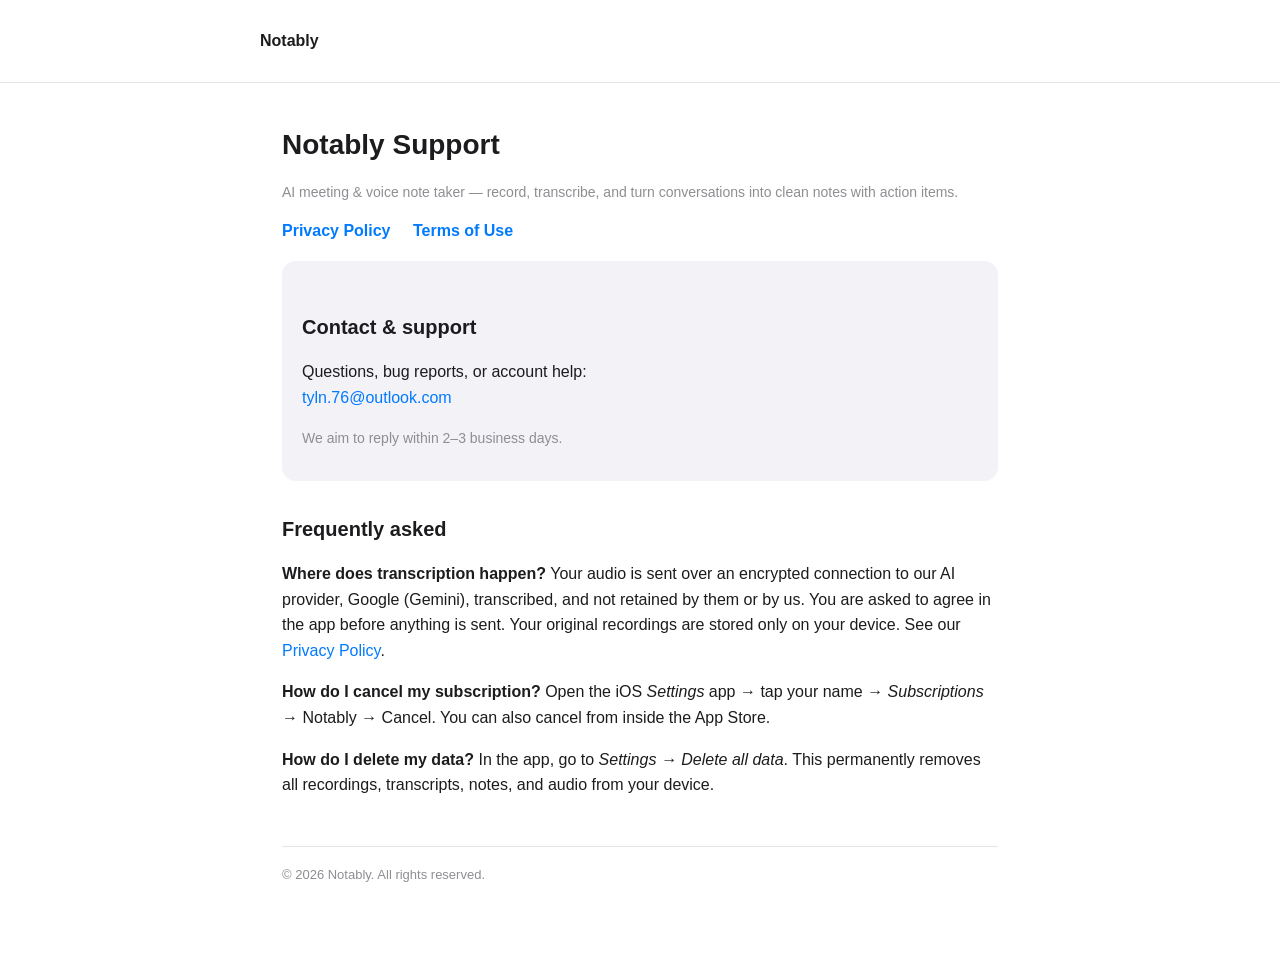
<file: index.html>
<!doctype html>
<html lang="en">
<head>
<meta charset="utf-8" />
<meta name="viewport" content="width=device-width, initial-scale=1" />
<title>Notably — Support</title>
<link rel="stylesheet" href="style.css" />
</head>
<body>
<header class="site"><div class="wrap"><strong>Notably</strong></div></header>
<div class="wrap">
  <h1>Notably Support</h1>
  <p class="muted">AI meeting &amp; voice note taker — record, transcribe, and turn conversations into clean notes with action items.</p>

  <div class="nav">
    <a href="privacy.html">Privacy Policy</a>
    <a href="terms.html">Terms of Use</a>
  </div>

  <div class="card">
    <h2>Contact &amp; support</h2>
    <p>Questions, bug reports, or account help:<br />
    <a href="mailto:tyln.76@outlook.com">tyln.76@outlook.com</a></p>
    <p class="muted">We aim to reply within 2–3 business days.</p>
  </div>

  <h2>Frequently asked</h2>
  <p><strong>Where does transcription happen?</strong> Your audio is sent over an encrypted connection to our AI provider, Google (Gemini), transcribed, and not retained by them or by us. You are asked to agree in the app before anything is sent. Your original recordings are stored only on your device. See our <a href="privacy.html">Privacy Policy</a>.</p>
  <p><strong>How do I cancel my subscription?</strong> Open the iOS <em>Settings</em> app → tap your name → <em>Subscriptions</em> → Notably → Cancel. You can also cancel from inside the App Store.</p>
  <p><strong>How do I delete my data?</strong> In the app, go to <em>Settings → Delete all data</em>. This permanently removes all recordings, transcripts, notes, and audio from your device.</p>

  <footer>© 2026 Notably. All rights reserved.</footer>
</div>
</body>
</html>
</file>
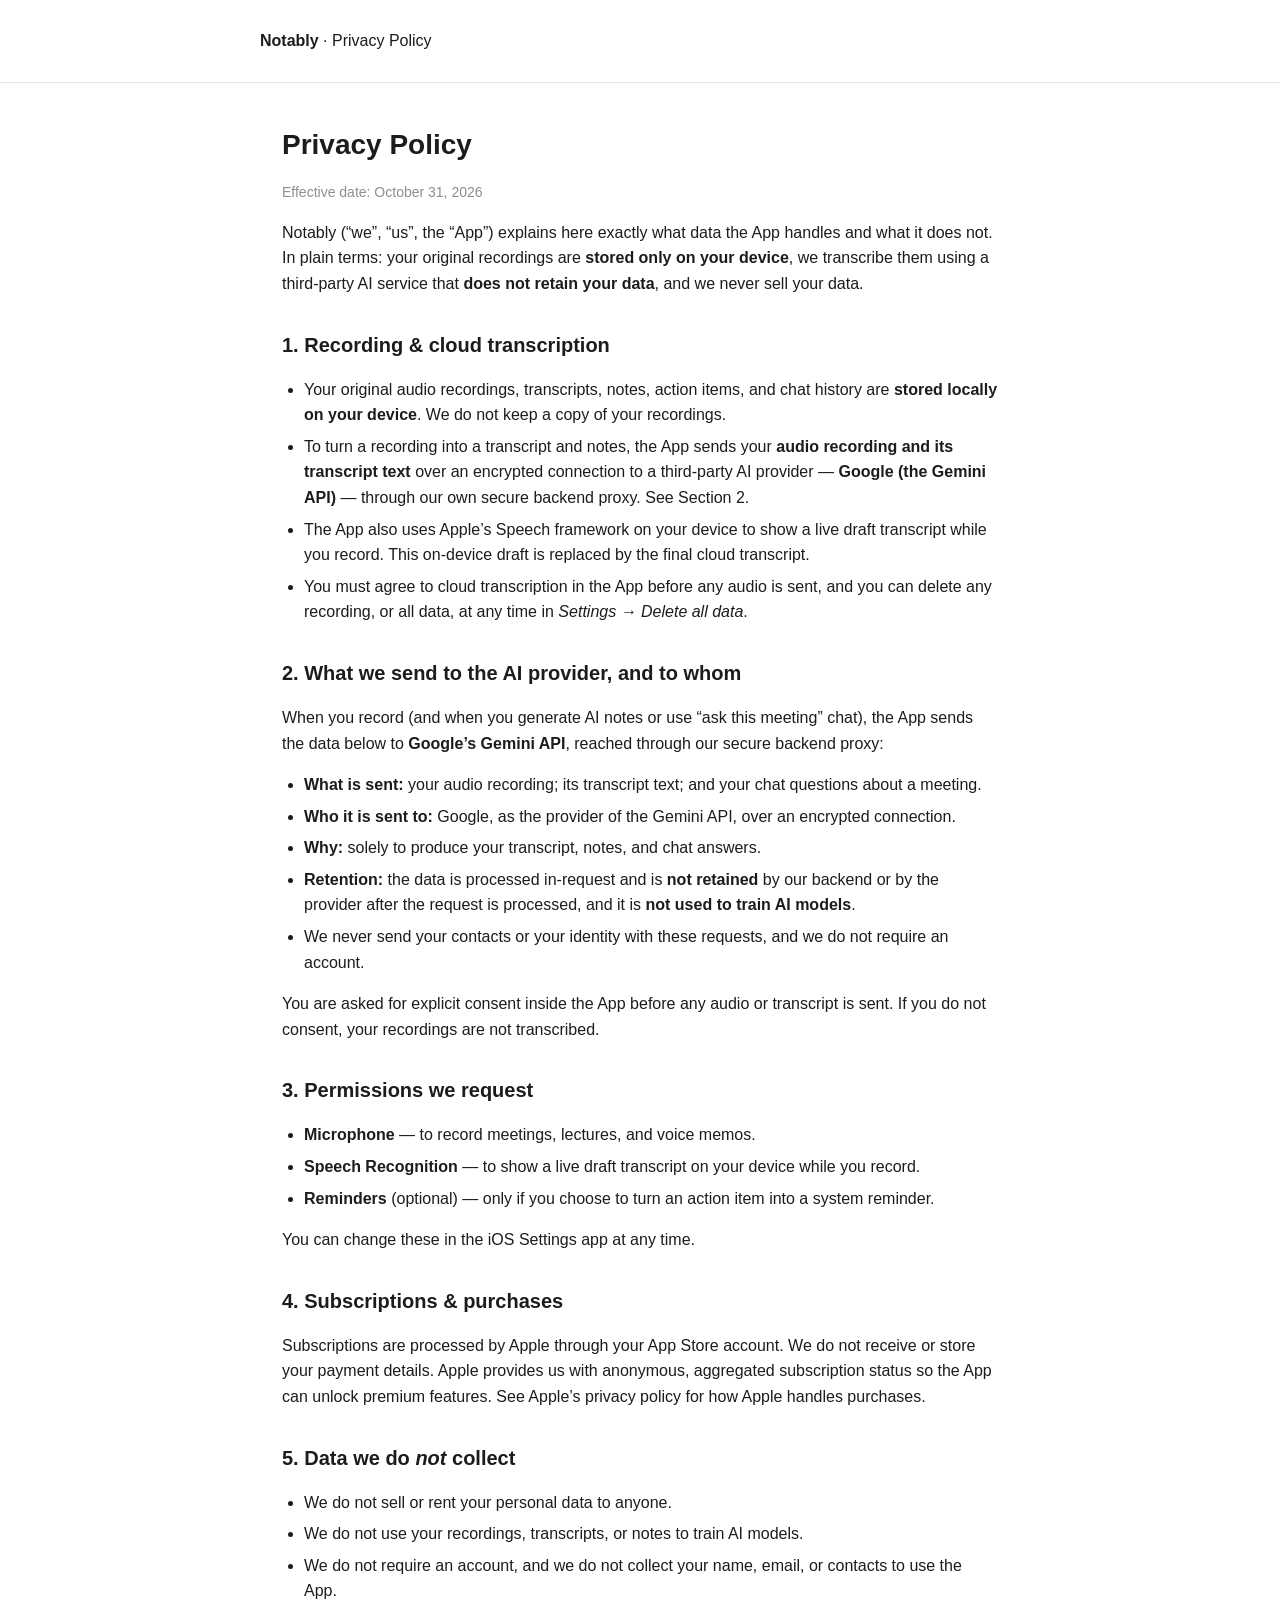
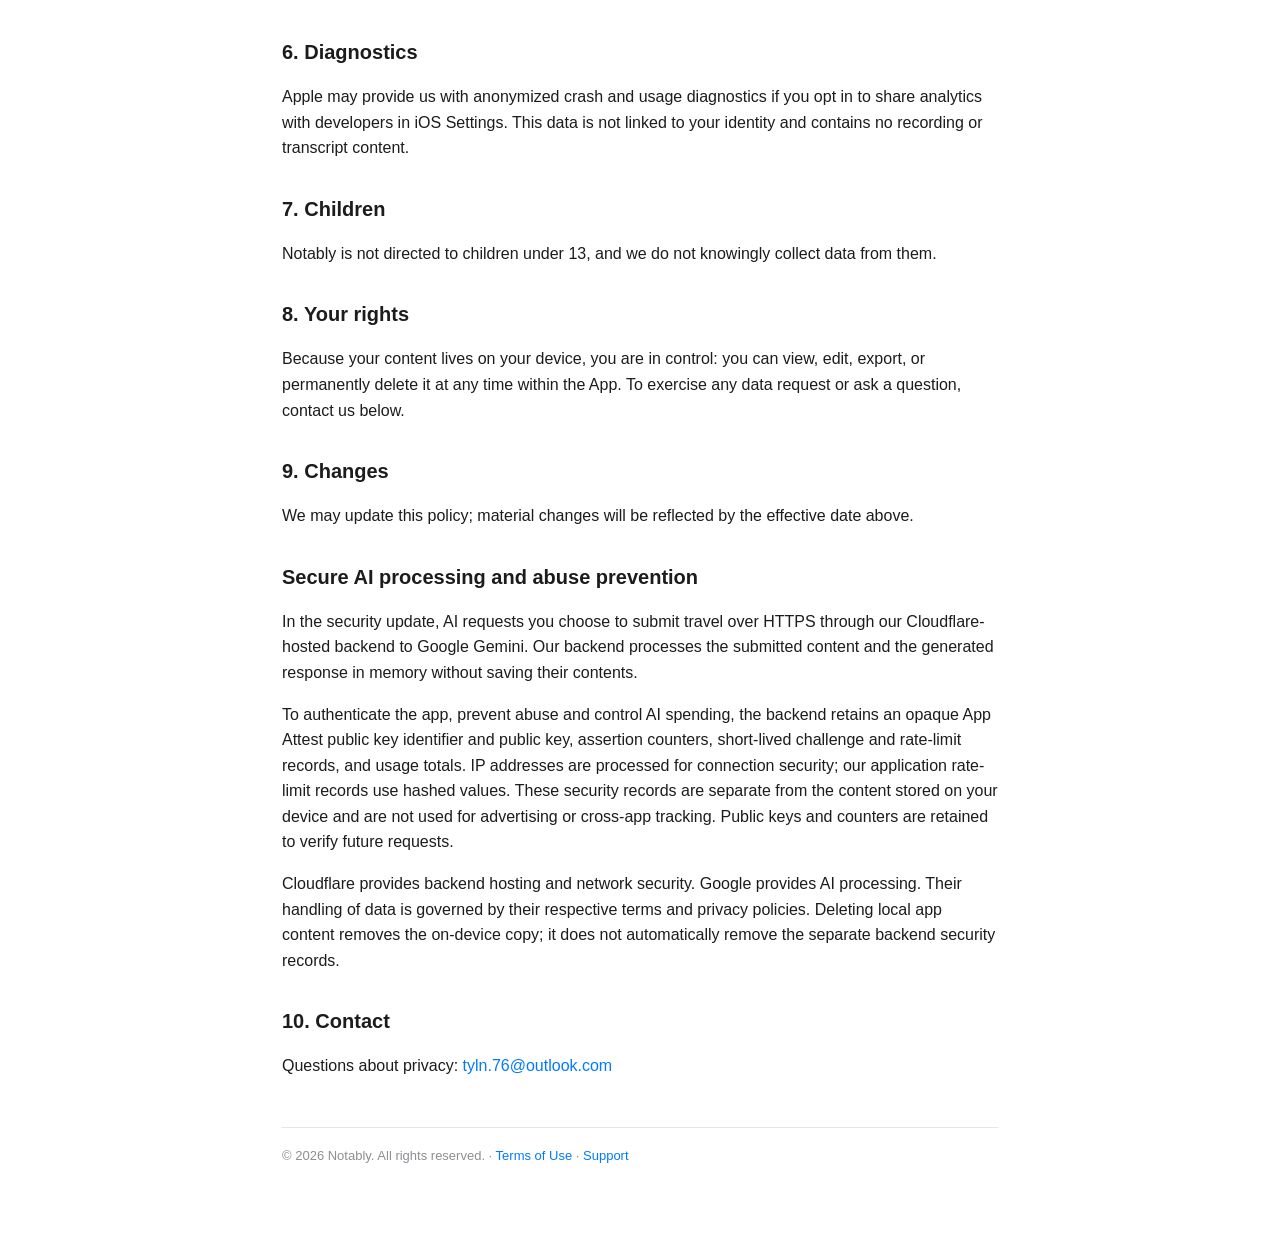
<file: privacy.html>
<!doctype html>
<html lang="en">
<head>
<meta charset="utf-8" />
<meta name="viewport" content="width=device-width, initial-scale=1" />
<title>Notably — Privacy Policy</title>
<link rel="stylesheet" href="style.css" />
</head>
<body>
<header class="site"><div class="wrap"><strong>Notably</strong> · Privacy Policy</div></header>
<div class="wrap">
  <h1>Privacy Policy</h1>
  <p class="muted">Effective date: October 31, 2026</p>

  <p>Notably (“we”, “us”, the “App”) explains here exactly what data the App handles and what it
  does not. In plain terms: your original recordings are <strong>stored only on your device</strong>,
  we transcribe them using a third-party AI service that <strong>does not retain your data</strong>,
  and we never sell your data.</p>

  <h2>1. Recording &amp; cloud transcription</h2>
  <ul>
    <li>Your original audio recordings, transcripts, notes, action items, and chat history are
    <strong>stored locally on your device</strong>. We do not keep a copy of your recordings.</li>
    <li>To turn a recording into a transcript and notes, the App sends your <strong>audio recording
    and its transcript text</strong> over an encrypted connection to a third-party AI provider —
    <strong>Google (the Gemini API)</strong> — through our own secure backend proxy. See Section&nbsp;2.</li>
    <li>The App also uses Apple’s Speech framework on your device to show a live draft transcript
    while you record. This on-device draft is replaced by the final cloud transcript.</li>
    <li>You must agree to cloud transcription in the App before any audio is sent, and you can delete
    any recording, or all data, at any time in <em>Settings → Delete all data</em>.</li>
  </ul>

  <h2>2. What we send to the AI provider, and to whom</h2>
  <p>When you record (and when you generate AI notes or use “ask this meeting” chat), the App sends
  the data below to <strong>Google’s Gemini API</strong>, reached through our secure backend proxy:</p>
  <ul>
    <li><strong>What is sent:</strong> your audio recording; its transcript text; and your chat
    questions about a meeting.</li>
    <li><strong>Who it is sent to:</strong> Google, as the provider of the Gemini API, over an
    encrypted connection.</li>
    <li><strong>Why:</strong> solely to produce your transcript, notes, and chat answers.</li>
    <li><strong>Retention:</strong> the data is processed in-request and is <strong>not retained</strong>
    by our backend or by the provider after the request is processed, and it is
    <strong>not used to train AI models</strong>.</li>
    <li>We never send your contacts or your identity with these requests, and we do not require an account.</li>
  </ul>
  <p>You are asked for explicit consent inside the App before any audio or transcript is sent. If you
  do not consent, your recordings are not transcribed.</p>

  <h2>3. Permissions we request</h2>
  <ul>
    <li><strong>Microphone</strong> — to record meetings, lectures, and voice memos.</li>
    <li><strong>Speech Recognition</strong> — to show a live draft transcript on your device while you record.</li>
    <li><strong>Reminders</strong> (optional) — only if you choose to turn an action item into a system reminder.</li>
  </ul>
  <p>You can change these in the iOS Settings app at any time.</p>

  <h2>4. Subscriptions &amp; purchases</h2>
  <p>Subscriptions are processed by Apple through your App Store account. We do not receive or store
  your payment details. Apple provides us with anonymous, aggregated subscription status so the App
  can unlock premium features. See Apple’s privacy policy for how Apple handles purchases.</p>

  <h2>5. Data we do <em>not</em> collect</h2>
  <ul>
    <li>We do not sell or rent your personal data to anyone.</li>
    <li>We do not use your recordings, transcripts, or notes to train AI models.</li>
    <li>We do not require an account, and we do not collect your name, email, or contacts to use the App.</li>
  </ul>

  <h2>6. Diagnostics</h2>
  <p>Apple may provide us with anonymized crash and usage diagnostics if you opt in to share analytics
  with developers in iOS Settings. This data is not linked to your identity and contains no recording
  or transcript content.</p>

  <h2>7. Children</h2>
  <p>Notably is not directed to children under 13, and we do not knowingly collect data from them.</p>

  <h2>8. Your rights</h2>
  <p>Because your content lives on your device, you are in control: you can view, edit, export, or
  permanently delete it at any time within the App. To exercise any data request or ask a question,
  contact us below.</p>

  <h2>9. Changes</h2>
  <p>We may update this policy; material changes will be reflected by the effective date above.</p>

  <section id="secure-ai-processing-20261031"><h2>Secure AI processing and abuse prevention</h2>
<p>In the security update, AI requests you choose to submit travel over HTTPS through our Cloudflare-hosted backend to Google Gemini. Our backend processes the submitted content and the generated response in memory without saving their contents.</p>
<p>To authenticate the app, prevent abuse and control AI spending, the backend retains an opaque App Attest public key identifier and public key, assertion counters, short-lived challenge and rate-limit records, and usage totals. IP addresses are processed for connection security; our application rate-limit records use hashed values. These security records are separate from the content stored on your device and are not used for advertising or cross-app tracking. Public keys and counters are retained to verify future requests.</p>
<p>Cloudflare provides backend hosting and network security. Google provides AI processing. Their handling of data is governed by their respective terms and privacy policies. Deleting local app content removes the on-device copy; it does not automatically remove the separate backend security records.</p></section>
<h2>10. Contact</h2>
  <p>Questions about privacy: <a href="mailto:tyln.76@outlook.com">tyln.76@outlook.com</a></p>

  <footer>© 2026 Notably. All rights reserved. · <a href="terms.html">Terms of Use</a> · <a href="index.html">Support</a></footer>
</div>
</body>
</html>
</file>
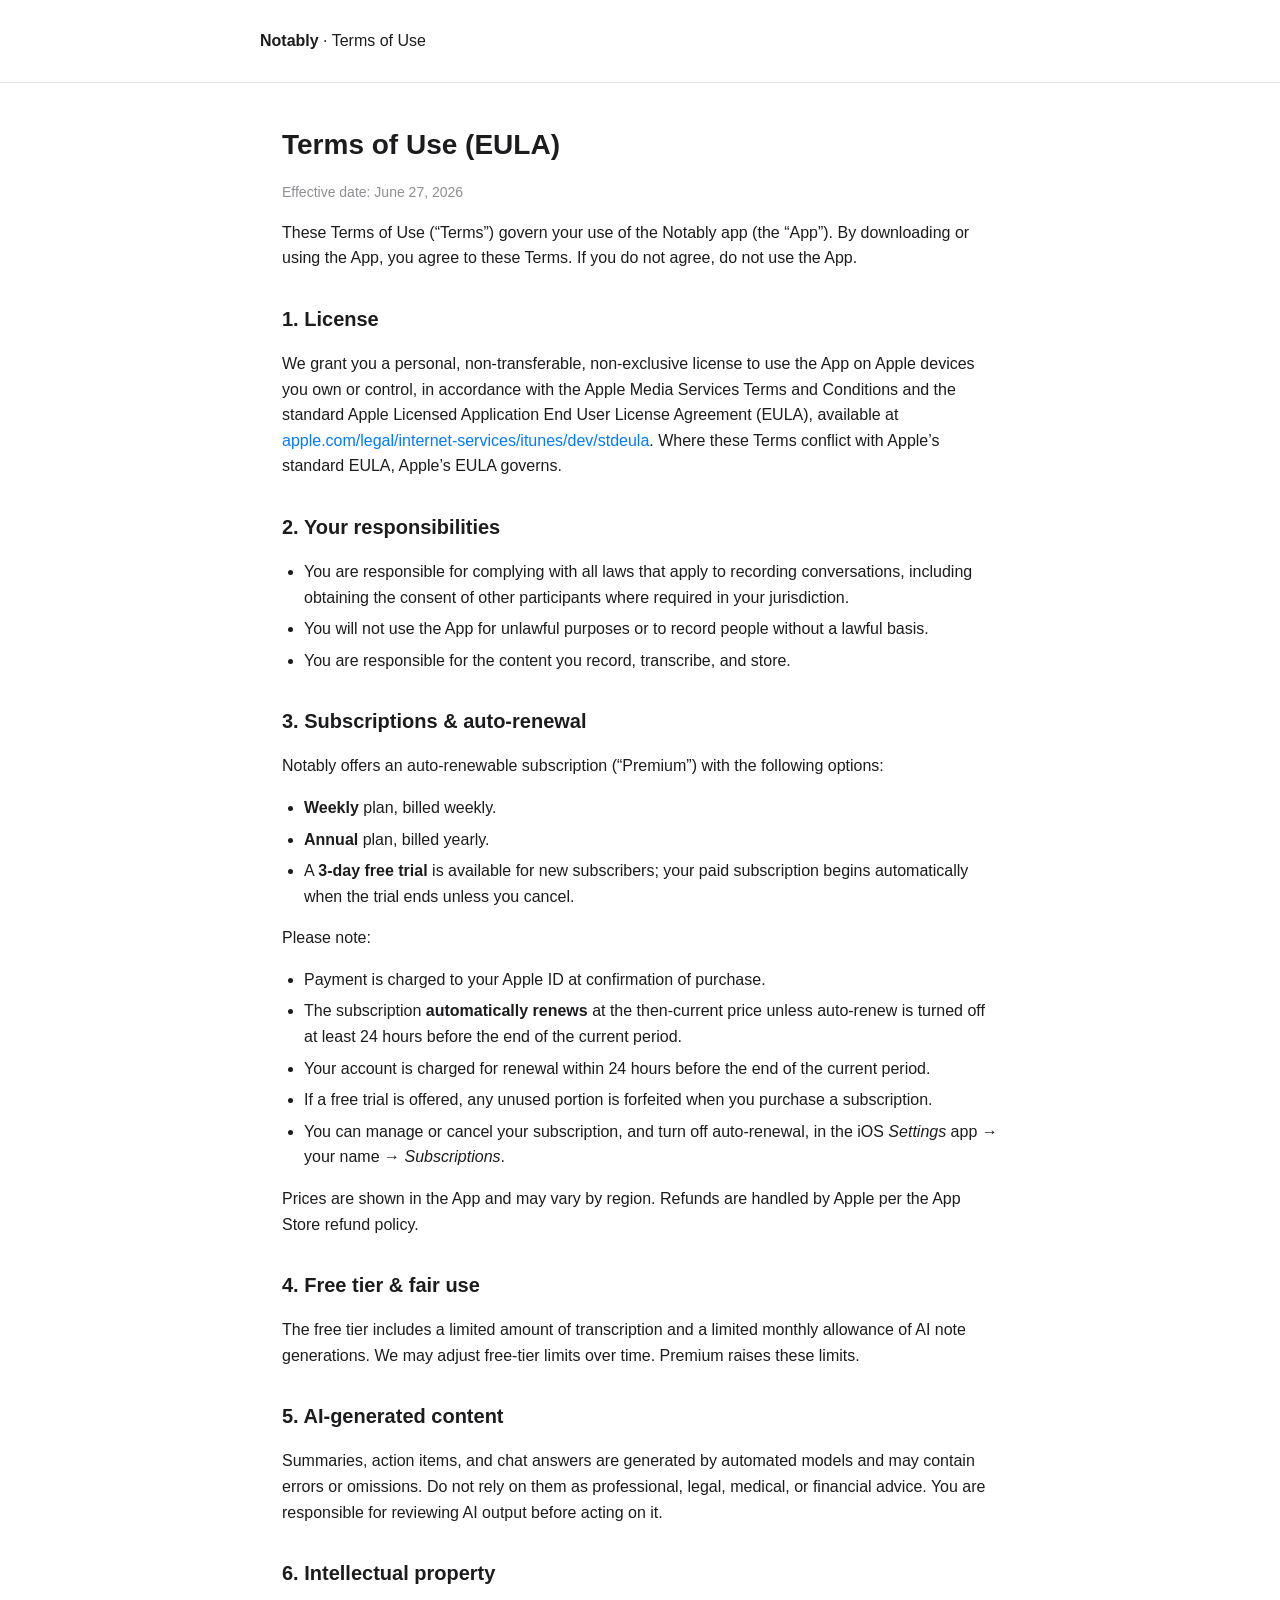
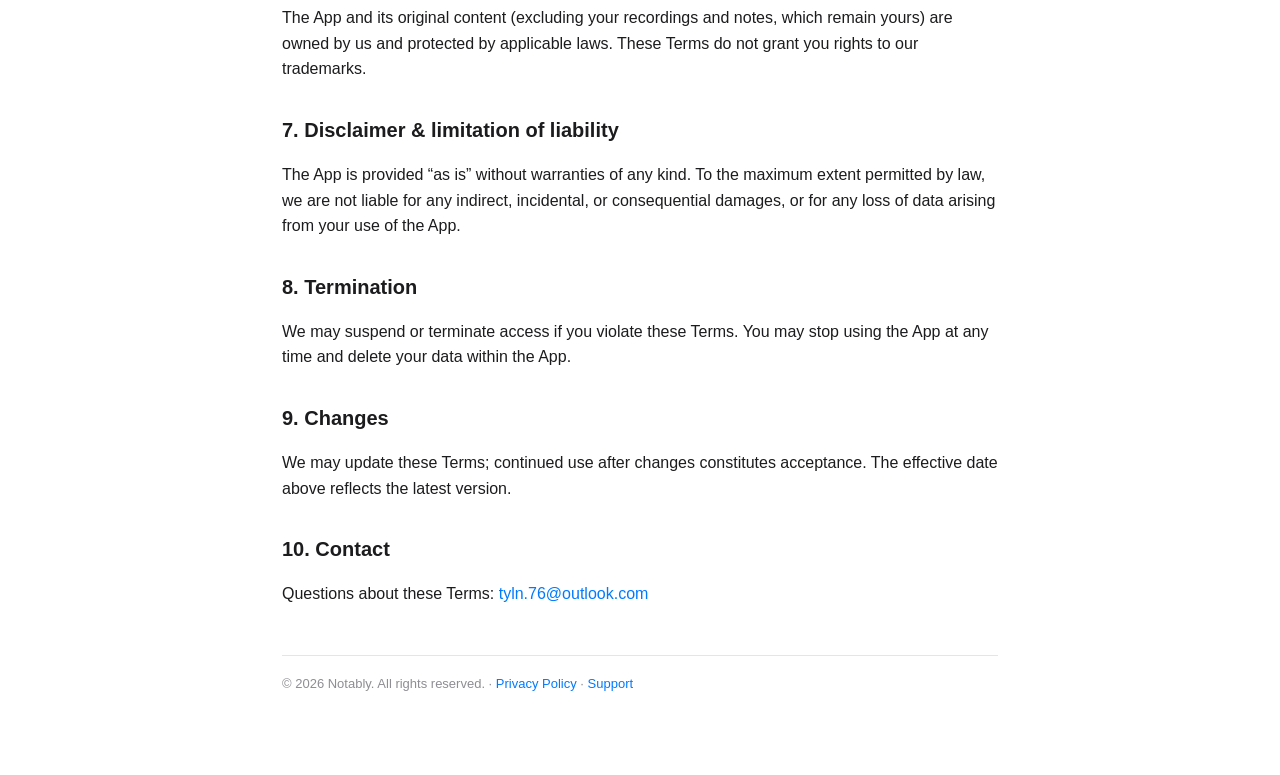
<file: terms.html>
<!doctype html>
<html lang="en">
<head>
<meta charset="utf-8" />
<meta name="viewport" content="width=device-width, initial-scale=1" />
<title>Notably — Terms of Use</title>
<link rel="stylesheet" href="style.css" />
</head>
<body>
<header class="site"><div class="wrap"><strong>Notably</strong> · Terms of Use</div></header>
<div class="wrap">
  <h1>Terms of Use (EULA)</h1>
  <p class="muted">Effective date: June 27, 2026</p>

  <p>These Terms of Use (“Terms”) govern your use of the Notably app (the “App”). By downloading or
  using the App, you agree to these Terms. If you do not agree, do not use the App.</p>

  <h2>1. License</h2>
  <p>We grant you a personal, non-transferable, non-exclusive license to use the App on Apple devices
  you own or control, in accordance with the Apple Media Services Terms and Conditions and the
  standard Apple Licensed Application End User License Agreement (EULA), available at
  <a href="https://www.apple.com/legal/internet-services/itunes/dev/stdeula/">apple.com/legal/internet-services/itunes/dev/stdeula</a>.
  Where these Terms conflict with Apple’s standard EULA, Apple’s EULA governs.</p>

  <h2>2. Your responsibilities</h2>
  <ul>
    <li>You are responsible for complying with all laws that apply to recording conversations, including obtaining the consent of other participants where required in your jurisdiction.</li>
    <li>You will not use the App for unlawful purposes or to record people without a lawful basis.</li>
    <li>You are responsible for the content you record, transcribe, and store.</li>
  </ul>

  <h2>3. Subscriptions &amp; auto-renewal</h2>
  <p>Notably offers an auto-renewable subscription (“Premium”) with the following options:</p>
  <ul>
    <li><strong>Weekly</strong> plan, billed weekly.</li>
    <li><strong>Annual</strong> plan, billed yearly.</li>
    <li>A <strong>3-day free trial</strong> is available for new subscribers; your paid subscription begins automatically when the trial ends unless you cancel.</li>
  </ul>
  <p>Please note:</p>
  <ul>
    <li>Payment is charged to your Apple ID at confirmation of purchase.</li>
    <li>The subscription <strong>automatically renews</strong> at the then-current price unless auto-renew is turned off at least 24 hours before the end of the current period.</li>
    <li>Your account is charged for renewal within 24 hours before the end of the current period.</li>
    <li>If a free trial is offered, any unused portion is forfeited when you purchase a subscription.</li>
    <li>You can manage or cancel your subscription, and turn off auto-renewal, in the iOS <em>Settings</em> app → your name → <em>Subscriptions</em>.</li>
  </ul>
  <p>Prices are shown in the App and may vary by region. Refunds are handled by Apple per the App Store
  refund policy.</p>

  <h2>4. Free tier &amp; fair use</h2>
  <p>The free tier includes a limited amount of transcription and a limited monthly allowance of AI note
  generations. We may adjust free-tier limits over time. Premium raises these limits.</p>

  <h2>5. AI-generated content</h2>
  <p>Summaries, action items, and chat answers are generated by automated models and may contain errors
  or omissions. Do not rely on them as professional, legal, medical, or financial advice. You are
  responsible for reviewing AI output before acting on it.</p>

  <h2>6. Intellectual property</h2>
  <p>The App and its original content (excluding your recordings and notes, which remain yours) are owned
  by us and protected by applicable laws. These Terms do not grant you rights to our trademarks.</p>

  <h2>7. Disclaimer &amp; limitation of liability</h2>
  <p>The App is provided “as is” without warranties of any kind. To the maximum extent permitted by law,
  we are not liable for any indirect, incidental, or consequential damages, or for any loss of data
  arising from your use of the App.</p>

  <h2>8. Termination</h2>
  <p>We may suspend or terminate access if you violate these Terms. You may stop using the App at any time
  and delete your data within the App.</p>

  <h2>9. Changes</h2>
  <p>We may update these Terms; continued use after changes constitutes acceptance. The effective date
  above reflects the latest version.</p>

  <h2>10. Contact</h2>
  <p>Questions about these Terms: <a href="mailto:tyln.76@outlook.com">tyln.76@outlook.com</a></p>

  <footer>© 2026 Notably. All rights reserved. · <a href="privacy.html">Privacy Policy</a> · <a href="index.html">Support</a></footer>
</div>
</body>
</html>
</file>
<file: style.css>
:root { color-scheme: light dark; }
* { box-sizing: border-box; }
body {
  font: 16px/1.6 -apple-system, BlinkMacSystemFont, "Segoe UI", Roboto, Helvetica, Arial, sans-serif;
  margin: 0; padding: 0; color: #1c1c1e; background: #fff;
}
@media (prefers-color-scheme: dark) { body { color: #e5e5ea; background: #000; } a { color: #0a84ff; } .card { background:#1c1c1e; } }
.wrap { max-width: 760px; margin: 0 auto; padding: 40px 22px 80px; }
header.site { padding: 28px 22px; border-bottom: 1px solid rgba(127,127,127,.2); }
header.site .wrap { padding: 0; max-width: 760px; margin: 0 auto; }
h1 { font-size: 28px; margin: 0 0 6px; }
h2 { font-size: 20px; margin: 32px 0 8px; }
.muted { color: #8e8e93; font-size: 14px; }
a { color: #007aff; text-decoration: none; }
a:hover { text-decoration: underline; }
.card { background:#f2f2f7; border-radius: 14px; padding: 18px 20px; margin: 18px 0; }
.nav a { margin-right: 18px; font-weight: 600; }
ul { padding-left: 22px; }
li { margin: 6px 0; }
footer { margin-top: 48px; padding-top: 18px; border-top: 1px solid rgba(127,127,127,.2); color:#8e8e93; font-size: 13px; }
</file>
